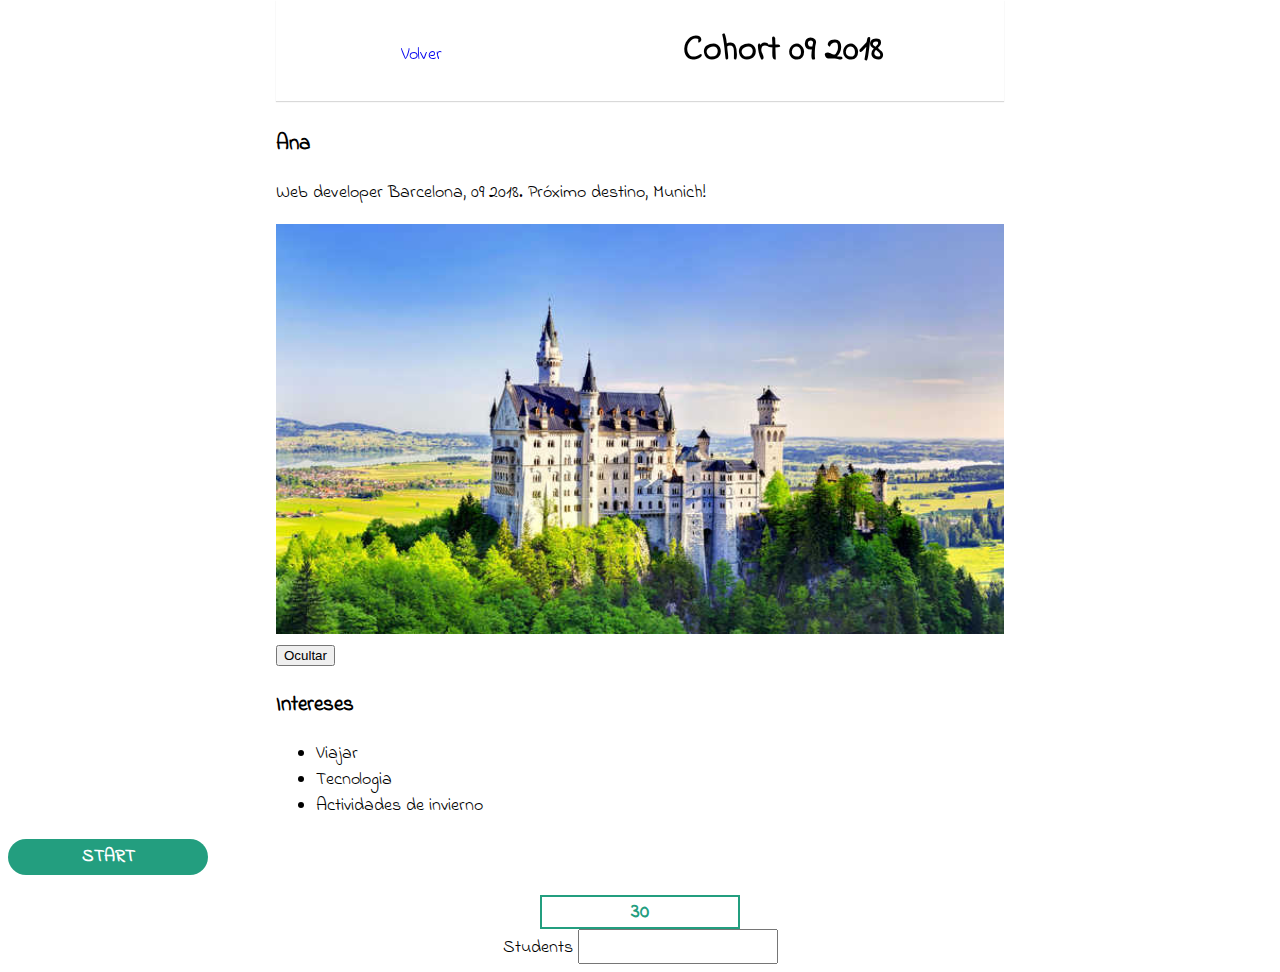
<file: students/ana.html>
<!doctype html>
<html lang="en">

<head>
  <title>Ana Moreno</title>
  <meta charset="utf-8">
  <meta name="viewport" content="width=device-width, initial-scale=1, shrink-to-fit=no">
  <link rel="stylesheet" href="ana.css">
  <link href="https://fonts.googleapis.com/css?family=Indie+Flower|Roboto" rel="stylesheet">
  <link rel="stylesheet" href="https://use.fontawesome.com/releases/v5.3.1/css/all.css" integrity="sha384-mzrmE5qonljUremFsqc01SB46JvROS7bZs3IO2EmfFsd15uHvIt+Y8vEf7N7fWAU"
    crossorigin="anonymous">


</head>

<body>
  <header class="container">

    <a class="button-back" href="../index.html"><i class="rotar fas fa-sign-out-alt"></i>Volver</a>
    <h1 class="title">Cohort 09 2018</h1>


  </header>
  <main id="site-main">

    <section class="container profile">
      <div class="titles">
        <h3>Ana</h3>
        <p class="description">Web developer Barcelona, 09 2018.
          Próximo destino, Munich!
        </p>
      </div>
      <div class="img-content">
        <img class="img-avatar" src="castillo.jpg" alt="Avatar Ani">
      </div>
    </section>

    <section class="container about">
      <p class="profile-info hidden">Hace 7 años deje mi trabajo y me fui a Alemania. Allí intente encontrar trabajo
        como informática, de lo que yo habia estado trabajando. Esto es, la parte de soporte y
        administración. La cosa no fue fácil, puesto que un requisito indispensable era un nivel
        muy alto de aleman, que por ese entonces no tenia.
        Por ese motivo decidí formarme en programación y realice varios cursos online, pero me
        falto la parte aplicada.
        <em>Tras el Bootcamp vuelvo a Alemania</em>, donde espero, esta vez sí, empezar una carrera como
        <em>programadora de Frontend</em>, donde pueda poner en practica todos los conocimientos adquiridos y
        adquirir nuevos conocimientos que me permitan seguir avanzando.

      </p>
    </section>

    <section class="container interest">
      <h3 class="interest-list-title">Intereses</h3>
      <ul class="interest-list">
        <li> Viajar</li>
        <li>Tecnologia</li>
        <li>Actividades de invierno</li>
      </ul>
    </section>
    <section class="game">
      <p class="button">Start</p>
      <h3 class="counter-box">30</h3>
    </section>
    <div class="search">
      <label for="name">Students</label>
      <div class="input-student">
        <input type="text">
        <div class="search-results">

        </div>
      </div>
    </div>
  </main>
  <script src="./ana.js"></script>
  <script src="../students.js"></script>
</body>

</html>
</file>
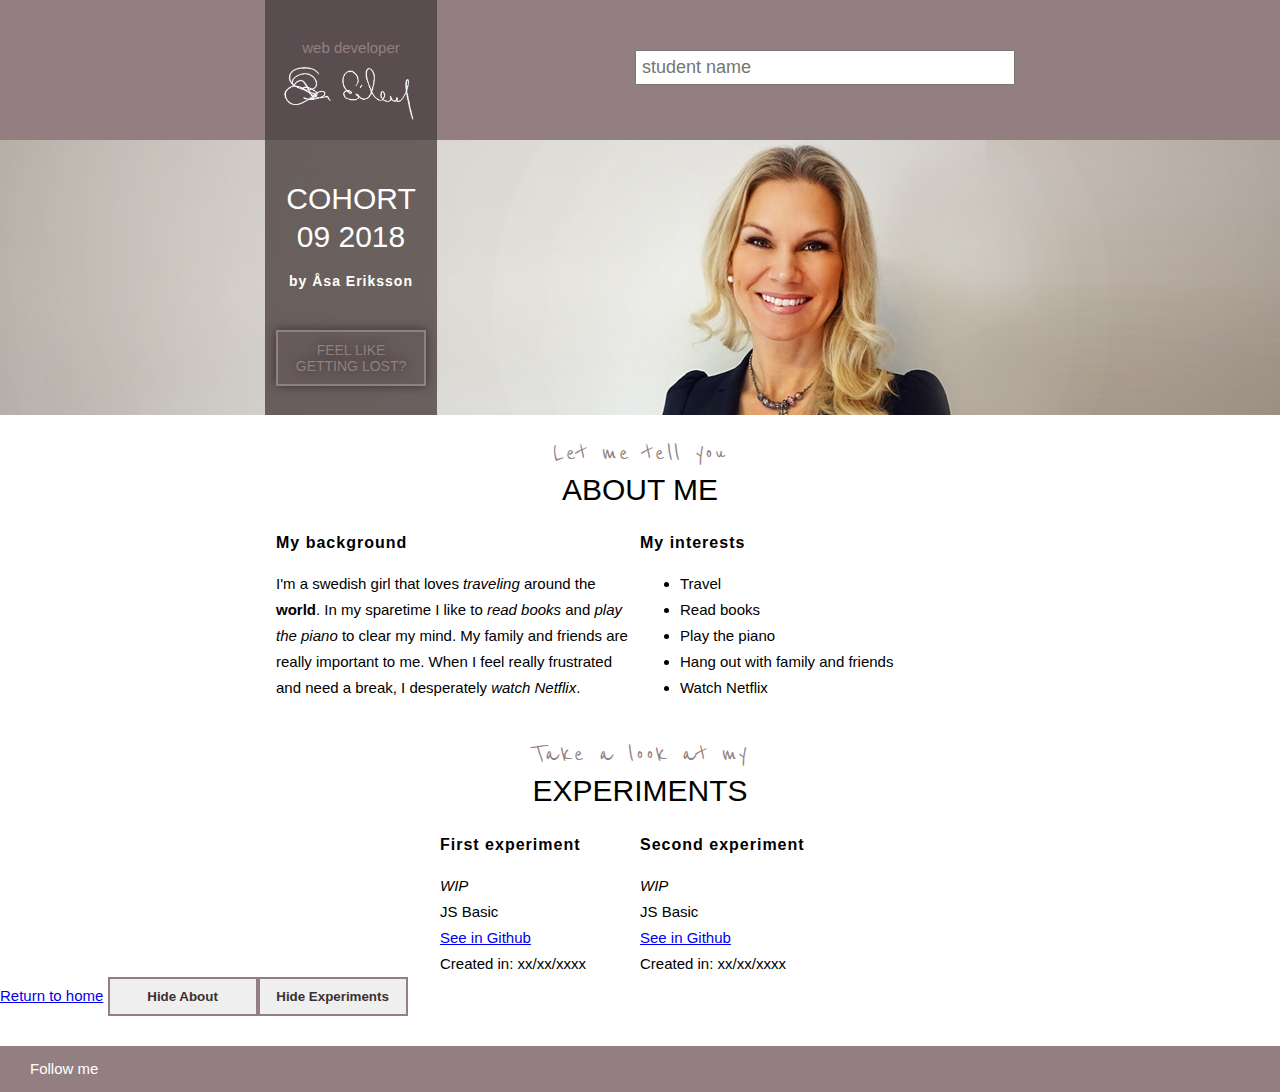
<file: students/asa.html>
<!doctype html>
<html lang="en">

<head>
  <title>Personal Page Åsa</title>
  <meta charset="utf-8">
  <meta name="viewport" content="width=device-width, initial-scale=1, shrink-to-fit=no">
  <link rel="stylesheet" href="asa.css">
  <link href="https://fonts.googleapis.com/css?family=Roboto" rel="stylesheet">
  <link href="https://fonts.googleapis.com/css?family=Reenie+Beanie" rel="stylesheet">
</head>

<body>
  <header class='header'>
    <div class="header-box">
      <div class="title">
        <p class="title-text">web developer</p>
        <img class="signature" src='asa/asa3.png'>
      </div>
      <nav class="nav-bar">
        <div class='search'>
            <label for='name'></label>
            <div class="input-student">
              <input type="text" placeholder="student name">
              <div class="search-results">
    
              </div>
            </div>
          </div>
      </nav>
    </div>
  </header>
  <main>

    <section class='profile'>
      <div class="width-box">
        <div class="cohort">
            <h1 class="white-text">Cohort 09 2018</h1>
            <h2 class="white-text">by Åsa Eriksson</h2>
            <button class="dont-push-button button">Feel like getting lost?</button>
        </div>
      </div>
    </section>

    <section class="about container">
      <h3>Let me tell you</h3>
      <h1>About me</h1>
      <div class="text-about">
        <div class="my-background my-container">
          <h4>My background</h4>
          <p>I'm a swedish girl that loves <em>traveling</em> around the <strong>world</strong>. In my sparetime I like to <em>read books</em> and <em>play the piano</em> to clear my mind. My family and friends are really important to me. When I feel really frustrated and need a break, I desperately <em>watch Netflix</em>.</p>
        </div>
        <div class="my-interests my-container">
          <h4>My interests</h4>
          <ul class='list'>
            <li>Travel</li>
            <li>Read books</li>
            <li>Play the piano</li>
            <li>Hang out with family and friends</li>
            <li>Watch Netflix</li>
          </ul>
        </div>
      </div>
    </section>

    <section class="experiments container">
      <h3>Take a look at my</h3>
      <h1>Experiments</h1>

      <div class="articles">
        <article class="card experiment">
          <header class="card-header">
            <h4 class="title">First experiment</h4>
          </header>

          <div class="card-body">
              <p><em>WIP</em></p>
              <p>JS Basic</p>
              <p><a href="#" class="external">See in Github</a></p>
              <p>Created in: xx/xx/xxxx</p>
          </div>
        </article>

        <article class="card experiment">
          <header class="card-header">
            <h4 class="title">Second experiment</h4>
          </header>

          <div class="card-body">
              <p><em>WIP</em></p>
              <p>JS Basic</p>
              <p><a href="#" class="external">See in Github</a></p>
              <p>Created in: xx/xx/xxxx</p>
          </div>
        </article>
      </div>
    </section>

    <div class="link-section">
        <a class="return-to-home" href='../index.html'>Return to home</a>
    </div>
  </main>
  
  <div class="get-back-window hidden">
    <h3 class="get-back-text hidden">Only loosers leave my page!</h3>
    <button class="push-button button hidden">Get back!</button>
  </div>

  <footer class="footer">
      <p class="white-text">Follow me</p>
  </footer>

  <script src="../students.js"></script>
  <script type="text/javascript" src="asa.js";></script>
</body>
</html>
</file>
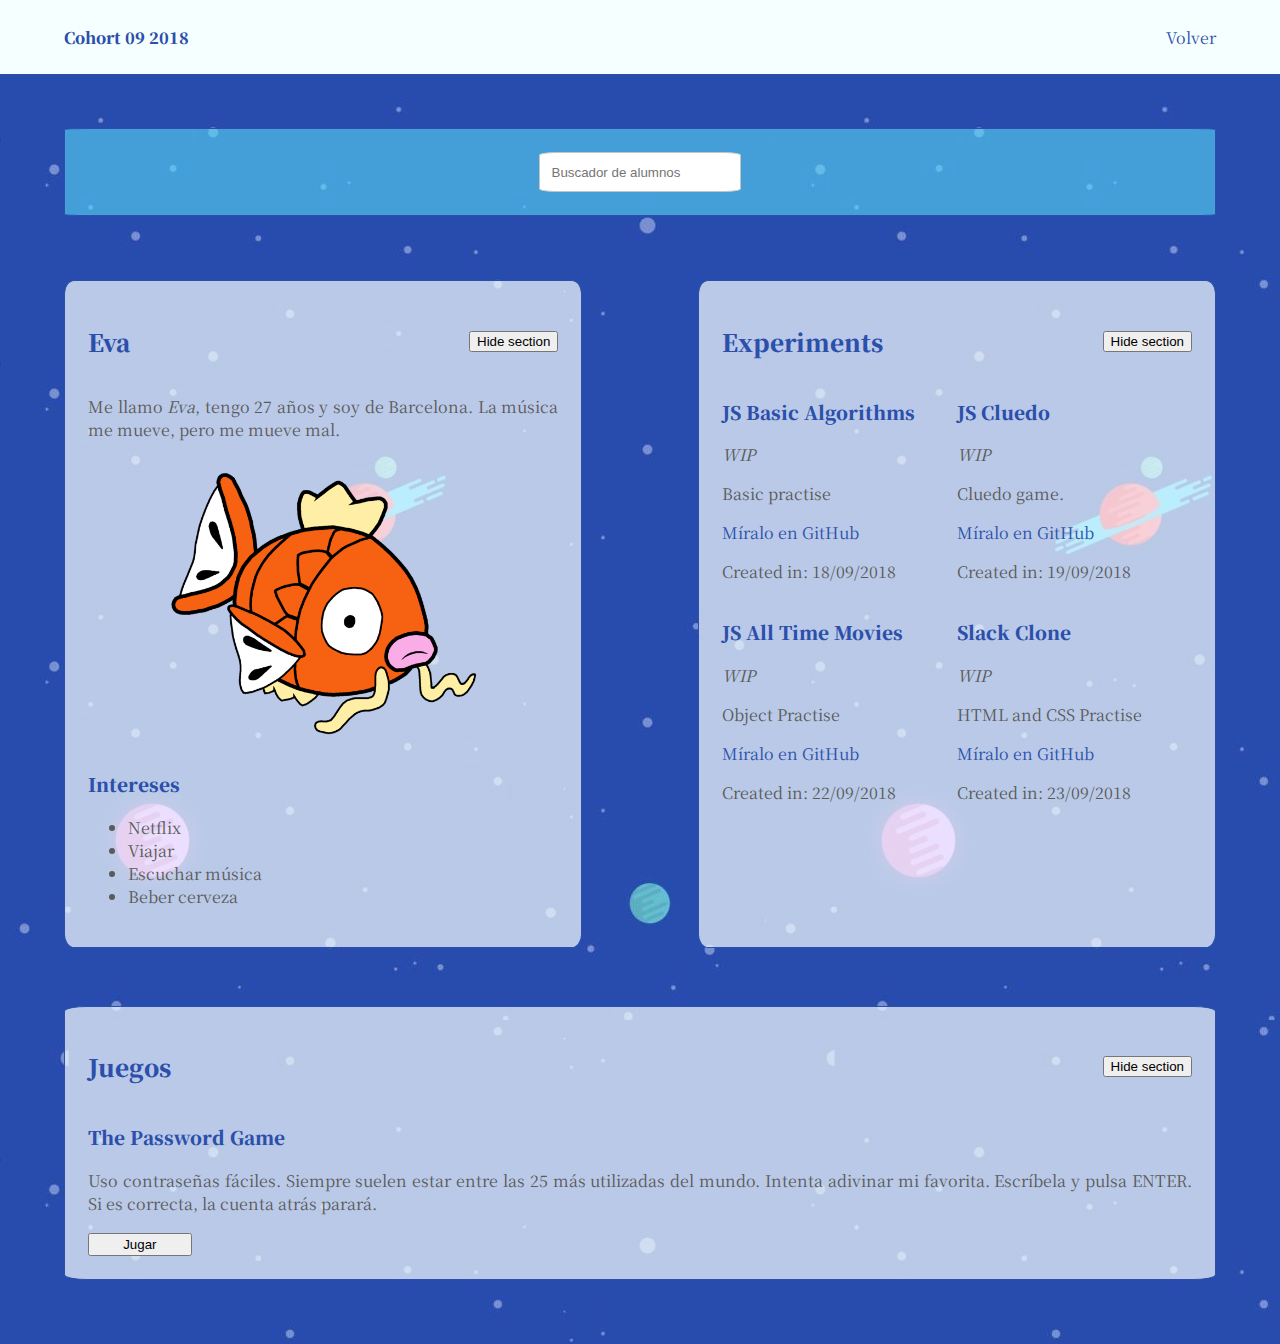
<file: students/evaa.html>
<!doctype html>
<html lang="en">

<head>
  <title>Perfil de Eva</title>
  <meta charset="utf-8">
  <meta name="viewport" content="width=device-width, initial-scale=1, shrink-to-fit=no">
  <link rel="stylesheet" href="evaa.css">
  <link href="https://fonts.googleapis.com/css?family=Noto+Serif+JP" rel="stylesheet">
</head>

<body>
  <header class = "page-header">
    <a href="../index.html" class="back-menu">Volver</a>
    <h1 class = "profile-title">Cohort 09 2018</h1>
  </header>
  <div class="search">
    <div class="input-student">
      <input type="text" placeholder="Buscador de alumnos">
      <div class="search-results"></div>
    </div>
  </div>
  <main id = "site-main">
    <section class="profile">
      <header class="section-header">
        <h2>Eva</h2>
        <button class="hide-button">Hide section</button>
      </header>
      <div class = "to-hide-info">
        <p>Me llamo <em>Eva</em>, tengo 27 años y soy de Barcelona. La música me mueve, pero me mueve mal.</p>
        <img src="images/evaa2.png" class="profile-picture" alt="Imagen de perfil">
        <h3>Intereses</h3>
        <ul class = "list-of-interests">
          <li>Netflix</li>
          <li>Viajar</li>
          <li>Escuchar música</li>
          <li>Beber cerveza</li>
        </ul>
    </div>
    </section>
    <section class="experiments">
      <header class="section-header">
        <h2>Experiments</h2>
        <button class="hide-button">Hide section</button>
      </header>
      <div class = "to-hide-info">
        <div class = "cards-container">
          <article class="card-experiment">
            <header class="card-header">
              <h3 class="title">JS Basic Algorithms</h3>
            </header>
            <div class="card-body">
              <p><em>WIP</em></p>
              <p>Basic practise</p>
              <p><a href="https://github.com/evapanizo/lab-javascript-basic-algorithms" class="external">Míralo en GitHub</a></p>
            </div>
            <footer>
              <p>Created in: 18/09/2018</p>
            </footer>
          </article>
          <article class="card-experiment">
            <header class="card-header">
              <h3 class="title">JS Cluedo</h3>
            </header>
            <div class="card-body">
              <p><em>WIP</em></p>
              <p>Cluedo game.</p>
              <p><a href="https://github.com/evapanizo/lab-javascript-clue" class="external">Míralo en GitHub</a></p>
            </div>
            <footer>
              <p>Created in: 19/09/2018</p>
            </footer>
          </article>
          <article class="card-experiment">
            <header class="card-header">
              <h3 class="title">JS All Time Movies</h3>
            </header>
            <div class="card-body">
              <p><em>WIP</em></p>
              <p>Object Practise</p>
              <p><a href="https://github.com/evapanizo/lab-javascript-all-times-movies" class="external">Míralo en GitHub</a></p>
            </div>
            <footer>
              <p>Created in: 22/09/2018</p>
            </footer>
          </article>
          <article class="card-experiment">
            <header class="card-header">
              <h3 class="title">Slack Clone</h3>
            </header>
            <div class="card-body">
              <p><em>WIP</em></p>
              <p>HTML and CSS Practise</p>
              <p><a href="https://github.com/evapanizo/lab-slack-clone" class="external">Míralo en GitHub</a></p>
            </div>
            <footer>
              <p>Created in: 23/09/2018</p>
            </footer>
          </article>
        </div>
      </div>
    </section>
    <section class="games">
      <header class="section-header">
        <h2>Juegos</h2>
        <button class="hide-button">Hide section</button>
      </header>
      <div class = "to-hide-info">
        <article class="password-game">
          <h3>The Password Game</h3>
          <p>Uso contraseñas fáciles. Siempre suelen estar
            entre las 25 más utilizadas del mundo. Intenta adivinar mi favorita.
            Escríbela y pulsa ENTER. Si es correcta, la cuenta atrás parará.</p>
          <button class="password-play-button">Jugar</button>
          <div class="game-container">
          </div>
        </article>
      </div>
    </section>
  </main>
  <script type="text/javascript" src="../students.js"></script>
  <script type="text/javascript" src="evaa.js"></script>
</body>
</html>
</file>
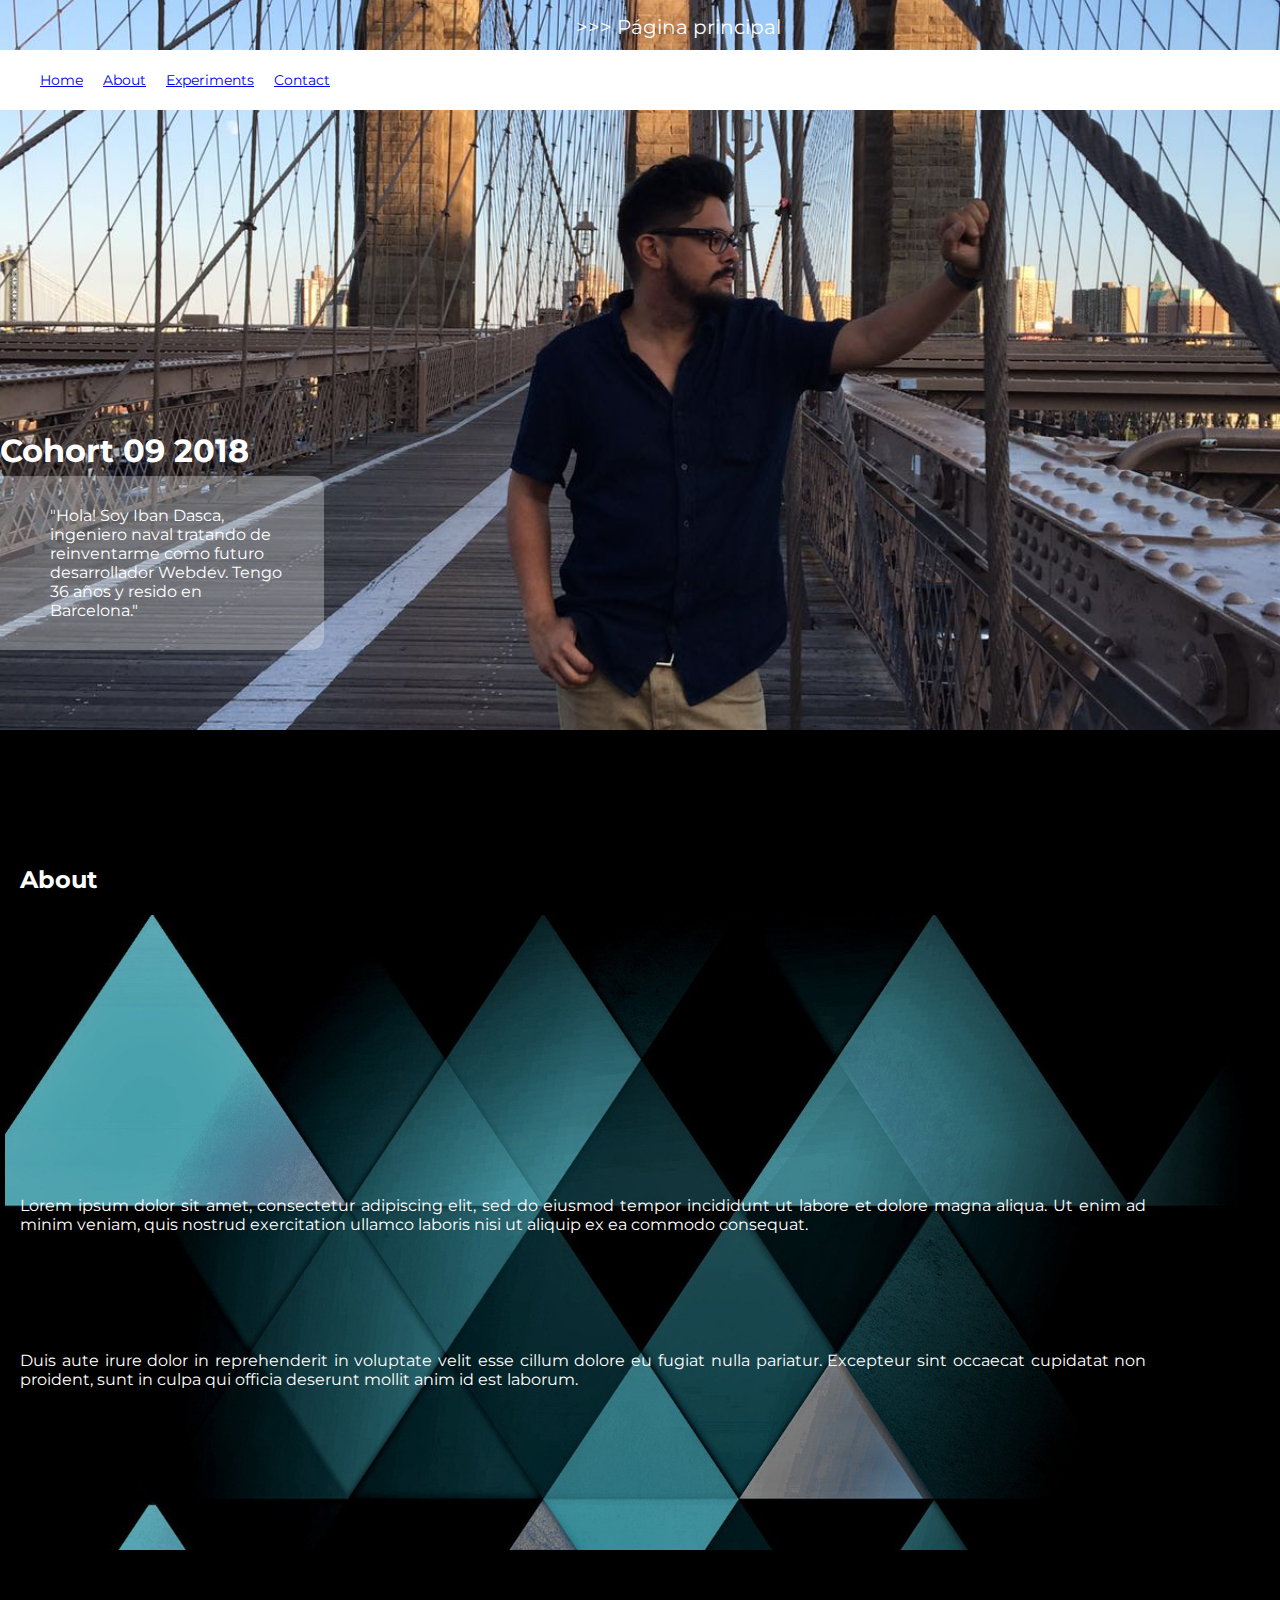
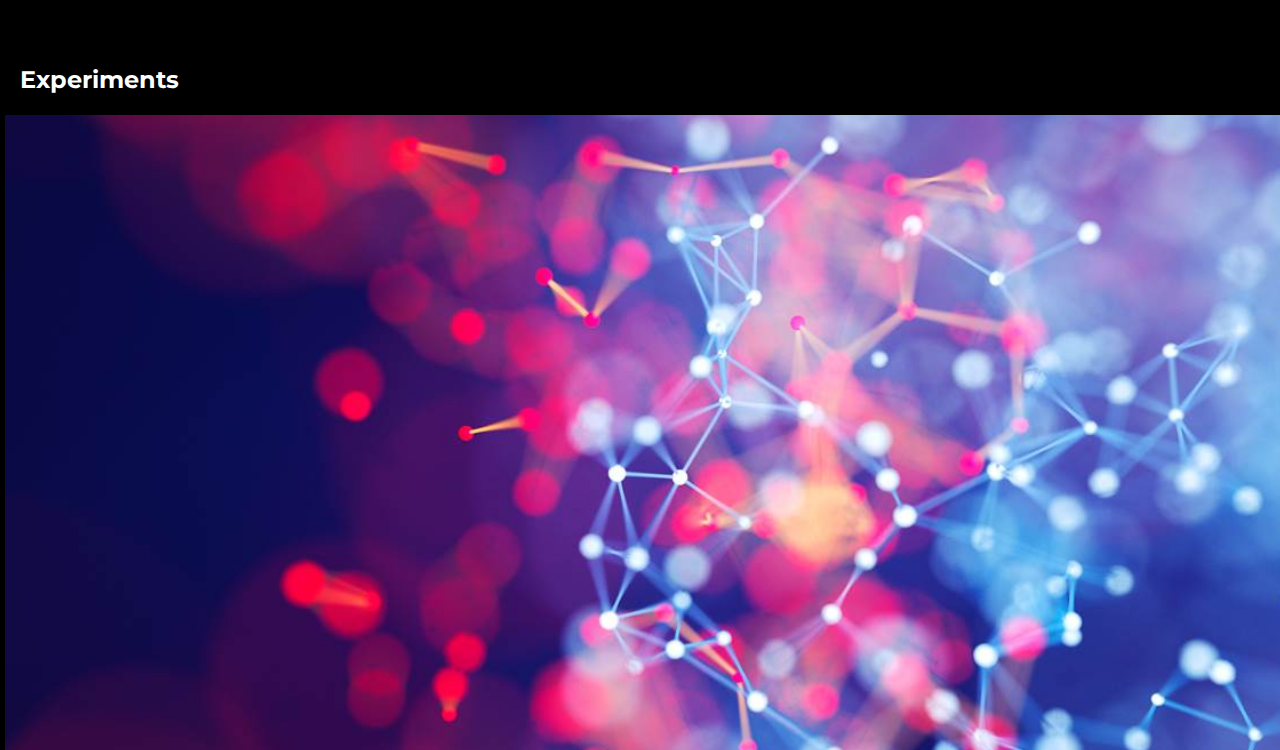
<file: students/iban.html>
<!doctype html>
<html lang="en">

<head>
    <title>Iban</title>
    <meta charset="utf-8">
    <meta name="viewport" content="width=device-width, initial-scale=1, shrink-to-fit=no">
    <link rel="stylesheet" href="../students/iban.css">
    <link href="https://fonts.googleapis.com/css?family=Montserrat" rel="stylesheet">
</head>

<body>
    <header id="header" class="header">
        <a class="main-page-link" href="../index.html">>>> Página principal</a>
        <nav class="nav-bar">
            <ul class="option-menu">
                <li><a href="#header">Home</a></li>
                <li><a href="#about">About</a></li>
                <li><a href="#experiments">Experiments</a></li>
                <li><a href="#contact">Contact</a> </li>
            </ul>
        </nav>
        <div class="title">
            <h1>Cohort 09 2018</h1>
            <p class="introduce-text">"Hola! Soy Iban Dasca, ingeniero naval tratando de reinventarme como futuro
                    desarrollador Webdev. Tengo 36 años y resido en Barcelona."</p>
        </div>
    </header>

    <section id="about" class="about">
        <h2>About</h2>
        <img class="section-image" src="../students/images/iban_img/WallPapers_Texturas02.jpg">
        <p class="container">Lorem ipsum dolor sit amet, consectetur adipiscing elit, sed do eiusmod tempor incididunt ut labore et dolore
                magna aliqua. Ut enim ad minim veniam, quis nostrud exercitation ullamco laboris nisi ut aliquip ex ea commodo
                consequat.</p>
        <p class="container second-text">Duis aute irure dolor in reprehenderit in voluptate velit esse cillum dolore eu fugiat nulla
                pariatur. Excepteur sint occaecat cupidatat non proident, sunt in culpa qui officia deserunt mollit anim id est
                laborum.</p>
    </section>

    <section id="experiments" class="experiments">
            <h2>Experiments</h2>
            <img class="experiments-image" src="../students/images/iban_img/gettyimages-629677830.jpg">
            <p class="container">Lorem ipsum dolor sit amet, consectetur adipiscing elit, sed do eiusmod tempor incididunt ut labore et dolore
                    magna aliqua. Ut enim ad minim veniam, quis nostrud exercitation ullamco laboris nisi ut aliquip ex ea commodo
                    consequat.</p>
            <p class="container second-text">Duis aute irure dolor in reprehenderit in voluptate velit esse cillum dolore eu fugiat nulla
                    pariatur. Excepteur sint occaecat cupidatat non proident, sunt in culpa qui officia deserunt mollit anim id est
                    laborum.</p>
        </section>
</body>

</html>
</file>
<file: students/ana.css>
/* ---- reset ---- */

html {
  box-sizing: border-box;
}
*, *:before, *:after {
  box-sizing: inherit;
}

body {
  font-size: 18px;
  /* margin: 0;
  padding: 0; */
}

h1 {
  display: block;
  font-size: 2em;
 
  font-weight: bold;
}

section.profile{
}
/* ------ Typografphy ------*/

body {
  font-family: 'Indie Flower', cursive;
  /* font-family: 'Roboto', sans-serif; */

}
main {
  padding-top: 100px;
  
}
/* .img.content{
  width: 20%;
} */
/* --------- Layaout -------*/
.hidden {
  display: none;
}
.container {
  margin: 0 20px;

}
.game h3{
  border: 2px solid #239e7f;
  text-align: center;
  width: 200px;
  color: #239e7f;
  margin: auto;
}

header.container {
  display: flex;
  justify-content: space-around;
  align-items: center;
  /* flex-direction: row-reverse; */
  position: fixed;
  left: 0;
  right: 0;
  top: 0;
  box-shadow: 0 1px 1px rgba(0,0,0,.15);
  background-color: white;
}
.titles div{
  /* position: relative; */
}
section.profile {
}
section.profile .img-content {
}

.container.profile img{
  width: 100%;
  height: 100%;
}

@media (min-width: 768px){
  .container {
    max-width: 728px;
    margin: 0 auto;
  }

}
/* components */
.button-back {
  text-decoration: none;

}
.container .button-back i{
  font-size: 2em;
  margin-right: 5px;
  position: relative;
  -webkit-transform: rotate(-180deg);
  transform: rotate(-180deg);
}
.button-back a{
  
}
.button {
  display: block;
  background-color: #239e7f;
  width: 200px;
  border-radius: 20px;
  padding: 5px;
  margin: 20px 0;
  text-align: center;
  text-decoration: none;
  color: white;
  font-weight: 800;
  text-transform: uppercase;
}

/* search components */
.search{
  text-align: center;
}
.input-student{
  position: relative;
  display: inline-block;
  
}
.input-student input{
  width: 200px;
  padding: 5px;
  font-size: 18px;
  

}
.input-student .search-results{
  position: absolute;
  text-align: center;
  left: 0;
  right: 0;
  background-color: rgb(157, 216, 250);
  
}
.input-student .search-results ul{
  list-style-type: none; 
}
</file>
<file: students/asa.css>
/* ---- reset ---- */

html {
  box-sizing: border-box;
}
*, *:before, *:after {
  box-sizing: inherit;
}

body {
  margin: 0;
  padding: 0;
}

.clearfix {
  clear: both;
}

/* ---- tipografía ---- */
body {
  font: 400 15px/26px 'Open Sans', sans-serif;
}

h1 {
  font-size: 30px;
  line-height: 38px;
  text-align: center;
  text-transform: uppercase;
  font-weight: 200;
  margin: 0 auto;
  display: block;
}

h2 {
  font-size: 14px;
  line-height: 26px;
  font-weight: 800;
  letter-spacing: 1px;
  text-align: center;
}

h3 {
  font: 28px/36px 'Reenie Beanie', cursive;
  letter-spacing: 1.7px;
  color: #937f81;
  text-align: center;
  margin: 0 auto;
  padding-top: 20px;
}

h4 {
  margin-bottom: 15px;
  padding-top: 0px;
  font-size: 16px;
  line-height: 26px;
  font-weight: 700;
  letter-spacing: 1px;
}

p {
  margin: 0;
  padding: 0;
}

.white-text {
  color: white;
}

/* ---- layout ---- */

.container {
  margin: 0 40px;
}

.hidden {
  display: none;
}

@media (min-width: 768px) {
  header.header {
    height: 140px;
    justify-content: center;
  }

  div.header-box {
    min-width: 750px;
    justify-content: space-between;
  }

  .container {
    min-width: 728px;
  }

  div.title {
    height: 140px;
    width: 172px;
  }

  .input-student input{
    min-width: 380px;
  }

  div.width-box {
    width: 750px;
  }

  div.my-container {
    width: 364px;
  }

  article.card {
    width: 200px;
  }
}

@media (min-width: 478px) and (max-width:768px) {
  .container {
    max-width: 728px;
  }
  
  header.header {
    height: 275px;
    flex-direction: column;
    align-items: center;
  }

  div.header-box {
    flex-direction: column;
    align-items: center;
  }

  div.title {
    height: 140px;
    width: 420px;
  }

  .input-student input{
    width: 420px;
  }

  div.width-box {
    width: 420px;
  }

  div.my-container {
    width: 420px;
  }

  article.card {
    width: 200px;
  }
}

@media (max-width: 478px) {
  .container {
    max-width: 428px;
  }

  header.header {
    height: 275px;
    flex-direction: column;
    align-items: center;
  }

  div.header-box {
    flex-direction: column;
    align-items: center;
  }

  div.title {
    height: 140px;
    width: 270px;
  }

  .input-student input{
    width: 270px;
  }

  div.width-box {
    width: 270px;
  }

  div.my-container {
    width: 270px;
  }

  article.card {
    width: 270px;
  }
}

/* ---- components ---- */
.button {
  background-color: rgba(90, 77, 79, 0.2);
  border: 2px solid #937F81;
  color: #937F81;
  font-size: 14px;
  padding: 10px 15px;
  width: 150px;
  text-transform: uppercase;
  text-shadow: 0 0 10px #3a3132;
  box-shadow: 0 0 10px #3a3132;
  margin: 25px auto;
}

.first-button {
  padding: 10px 15px;
  border: 2px solid #937F81;
  text-align: center;
  width: 150px;
  color: #3a3132;
  font-weight: 600;
}

.second-button {
  padding: 10px 15px;
  border: 2px solid #937F81;
  text-align: center;
  width: 150px;
  color: #3a3132;
  font-weight: 600;
}

button.push-button {
  background-color: #5A4D4F;
  box-shadow: none;
}

/* ---- search components ---- */
.search {
  text-align: center;
  margin-top: 50px;
}

.input-student {
  position: relative;
}

.input-student input{
  padding: 5px;
  font-size: 18px;
}

.input-student .search-results {
  position: absolute;
  text-align: center;
  left: 0;
  right: 0;
  background-color: white;
  box-shadow: 2px 2px 10px #3a3132;
}

.input-student .search-results ul {
  list-style-type: none;
  padding-left: 10px;
  text-align: left;
}

.input-student .search-results a {
  color: black;
  text-decoration: none;
}

/* ---- header ---- */
header.header {
  background-color: #937F81;
  display: flex;
}

div.header-box {
  display: flex;
}

div.title {
  background-color: #5A4D4F;
  display: flex;
  flex-direction: column;
  align-items: center;
}

p.title-text {
  color: #937F81;
  display: inline;
  margin: 0 20px;
}

p.title-text {
  padding-top: 35px;
}

img.signature {
  width: 140px;
}

/* ---- section profile ---- */
section.profile {
  display: flex;
  background-image: url('asa/asa2.jpg');
  height: 275px;
  background-size: cover;
  background-position: center;
  background-repeat: no-repeat;
  justify-content: center;
}

div.cohort {
  background-color: rgba(78, 66, 65, 0.8);
  width: 172px;
  padding-right: 5px;
  padding-left: 5px;
  padding-top: 40px;
  text-align: center;
}

div.width-box {
  height: 100%;
  display: flex;
}

/* ---- section about ---- */
div.text-about {
  display: flex;
  justify-content: center;
  flex-wrap: wrap;
}

/* ---- section experiments ---- */
div.articles {
  display: flex;
  justify-content: center;
  flex-wrap: wrap;
}

a.return-to-home {
  
}

/* ---- footer ---- */

footer.footer {
  background-color: #937F81;
  margin-top: 30px;
}

footer p {
  padding: 10px 30px;
}

/* ---- get back window ---- */
div.get-back-window {
  display: flex;
  justify-content: center;
  flex-direction: column;
}
</file>
<file: students/evaa.css>
/* --------------- Reset -------------------- */

html {
  box-sizing: border-box;
}

*, *:before, *:after {
  box-sizing: inherit;
}

body {
  margin: 0;
  padding: 0;
}

img {
  width: 100%;
}

/* --------------- Typography --------------- */

body{
  font-family: 'Noto Serif JP', sans-serif;
  font-size: 16px;
  background-image: url("images/evaa.jpg");
}

h2 {
  color:#2B4FAA;
  font-weight: 900;
}

h3 {
  color:#2B4FAA;
  font-weight: 900;
}

p, li {
  color: rgb(90, 90, 90);
  text-align: justify;
}

/* --------------- Layout --------------- */

/* Structure */

.hidden{
  display: none;
}

.section-header{
  display: flex;
  justify-content: space-between;
  align-items: center;
}

.hide-button{
  height: 2%;
}

.external{
  text-decoration: none;
  color: #2B4FAA;
}

.external:hover{
  color: #EC4865;
}

/* Header */

header.page-header {
  display: flex;
  flex-direction: row-reverse;
  justify-content: space-between;
  align-content: center;
  flex-wrap: wrap;
  background-color: rgb(246, 255, 255);;
  color:#2B4FAA;
  border-bottom: solid 1px #2B4FAA;
  position: fixed;
  width: 100%;
  left: 0;
  top: 0;
}

a.back-menu {
  text-decoration: none;
  border-radius: 5%;
  color:  #2B4FAA;
  margin: 2% 5% 2% 0%;
}


a.back-menu:hover {
color: #EC4865;
}


h1.profile-title{
  font-size: 1em;
  font-weight: 900;
  color: #2B4FAA;
  align-self: center;
  margin: 2% 0% 2% 5%
}

/* Search */
.search{
  margin-top: 15%;
  margin-left: 5%;
  margin-right: 5%;
  border-radius: 2%;
  text-align: center;
  border: 1px solid #2B4FAA;
  background-color: rgb(86, 215, 247, 0.6);
}

.input-student input{
  border: 1px solid rgb(196, 196, 196);
  border-radius: 8%;
  padding: 1%;
  margin: 2% 30%;
}

.input-student ul{
  padding: 0;
  margin: 0% 30%;
  padding-bottom: 0.5%;
}

.input-student ul li{
  list-style-type: none;
  text-align: center;
}

.input-student ul li a{
  text-decoration: none;
  color: white;
}


/* Main */

main {
  margin-top: 5%;
  margin-left: 5%;
  margin-right: 5%;
  padding-bottom: 5%;
  display: flex;
  flex-wrap: wrap;
  justify-content: space-between;
}

/* Section Profile */

.profile-picture{
  display: block;
  margin-left: auto;
  margin-right: auto;
  width: 70%;
}

.animation-picture{
  animation: rotation 4s infinite linear;
}

@keyframes rotation {
  from {
      transform: rotate(0deg);
  }
  to {
      transform: rotate(359deg);
  }
}

.profile{
  width: 100%;
  padding: 2%;
  border: 1px solid #2B4FAA;
  border-radius: 2%;
  background-color: rgb(246, 255, 255, 0.7);
}

/* Section Experiments */

.experiments{
  width: 100%;
  padding: 2%;
  margin-top: 10%;
  border: 1px solid #2B4FAA;
  background-color: rgb(246, 255, 255, 0.7);
  border-radius: 2%;
}

/* Section Games */
.games{
  width: 100%;
  margin-top: 10%;
  padding: 2%;
  border: 1px solid #2B4FAA;
  background-color: rgb(246, 255, 255, 0.7);
  border-radius: 2%;
}

.password-play-button{
  padding: 0.2% 3%;
}

.game-container{
  text-align: center;
}

.game-container input{
  border: 1px solid #2B4FAA;
  border-radius: 8%;
  padding: 1%;
  margin: 2% 30%;
}

.game-container p{
  font-size: 1.2em;
  padding: 1% 2%;
  width: 20%;
  background-color: white;
  border: 1px solid #2B4FAA;
  text-align: center;
  margin: 0 auto;
}

.timeup {
  color: red;
}

.win{
  color: rgb(92, 224, 92);
}


/* Media Querys */
@media (min-width: 768px) {
  .profile {
    width: 45%;
  }

  .experiments {
    width: 45%;
    margin-top: 0%;
  }

 .main {
   justify-content: space-around;
 }

 .search{
  margin-top: 10%;
}

.games{
  margin-top: 5%;
}

}

@media (min-width: 1024px) {
  .cards-container{
    display: flex;
    flex-wrap: wrap;
    justify-content: space-around;
    align-items: center;
  }

  .card-experiment{
    width: 50%;
  }

  .main{
    padding: 0%;
  }

}
</file>
<file: students/iban.css>
/* ---- reset ---- */

html {
  box-sizing: border-box;
}
*,
*:before,
*:after {
  box-sizing: inherit;
}

body {
  margin: 0;
  padding: 0;
}
/* ---- typography ---- */
body {
  font-family: 'Montserrat', sans-serif;
  margin-top: 0;
}

/* ---- layout ---- */
.header{
  position: relative;
  height: 750px;
  background-image: url(../students/images/iban_img/iban01.JPG);
  background-position: center;
  background-repeat: no-repeat;
  background-size: cover;
}

.main-page-link{
  font-size: 20px;
  position: absolute;
  top:15px;
  margin-left: 45%;
  color: white;
  text-decoration: none;
  list-style-type: none;
}

.nav-bar{
  height: 60px;
  width: 100%;
  margin-top: 50px;
  position: fixed;
  background-color: white;
  z-index: 150;
}

.nav-bar .option-menu{
  display: flex;
  flex-direction: row;
  align-items: center;
}

.option-menu li{
  margin-top: 5px;
  margin-right: 20px;
  font-size: 14px;
  text-decoration: none;
  list-style-type: none;
  color: rgb(50, 50, 50);
}

.header .title{
  position: absolute;
  top: 410px;
}

.title h1{
  color:white;
}

.title .introduce-text{
  position: absolute;
  padding: 30px 30px 30px 50px;
  top: 50px;
  width: 130%;
  min-height: 100px;
  background-color: rgba(255, 255, 255, 0.3);
  color: white;
  border-radius: 0 13px 13px 0;
  font-size: 16px;
}

/* ---- about ---- */
.about{
  height: 820px;
  position: relative;
  margin-top: -20px;
  background-color: black;
  overflow: hidden;
}

.about h2{
  position: absolute;
  top: 115px;
  left:20px;
  color: white;
  z-index: 100;
}

.section-image{
  position: absolute;
  top: 185px;
  left: 5px;
  width: 115%;
  z-index: 10;
}

.about .container{
  color: white;
  z-index: 50;
  position: absolute;
  top: 450px;
  margin-left: 20px;
  margin-bottom: 20px;
  text-align: justify;
  text-justify: inter-character;
  width: 88%;
}

.about .second-text{
  top: 605px;
}


/* --- experiments ---*/
.experiments{
  background-color: black;
  margin-top: -20px;
  height: 820px;
  height: 820px;
  position: relative;
  margin-top: -20px;
  overflow: hidden;
}

.experiments h2{
  position: absolute;
  top: 115px;
  left:20px;
  color: white;
  z-index: 100;
}

.experiments-image{
  position: absolute;
  top: 185px;
  left: 5px;
  width: 100%;
  z-index: 10;
}

.experiments .container{
  color: white;
  z-index: 50;
  position: absolute;
  top: 1250px;
  margin-left: 20px;
  margin-bottom: 20px;
  text-align: justify;
  text-justify: inter-character;
  width: 88%;
}

.experiments .second-text{
  top: 1405px;
}


/* body .main-img{
  width: 100%;
  /* position: absolute; */
  
/* ---- Layout ---- */
/* .nav-bar{
  width: 100%;
  height: 80px;
  background-color: white;
  position: fixed;
  top: 50px;
}

.container{
  /* position: relative; */



  /* position: relative; 
  height: 700px;
  background-image: url('./images/iban_img/iban01.JPG');
  background-position: center;
  background-repeat: no-repeat;
  background-size: cover;
} */
/*
head.container-box{

}

/* .counter{
  position: absolute;
  top:275px;
  width: 100%;
  font-size: 60px;
  color: white;
}

.counter-button{
  position: absolute;
  top:400px;
  background: none;
  left: 10px;
  font-size: 18px;
  color: white;
}

.final-message{
  position: absolute;
  top: 80px;
  font-size: 60px;
  color: white;
}
*/
</file>
